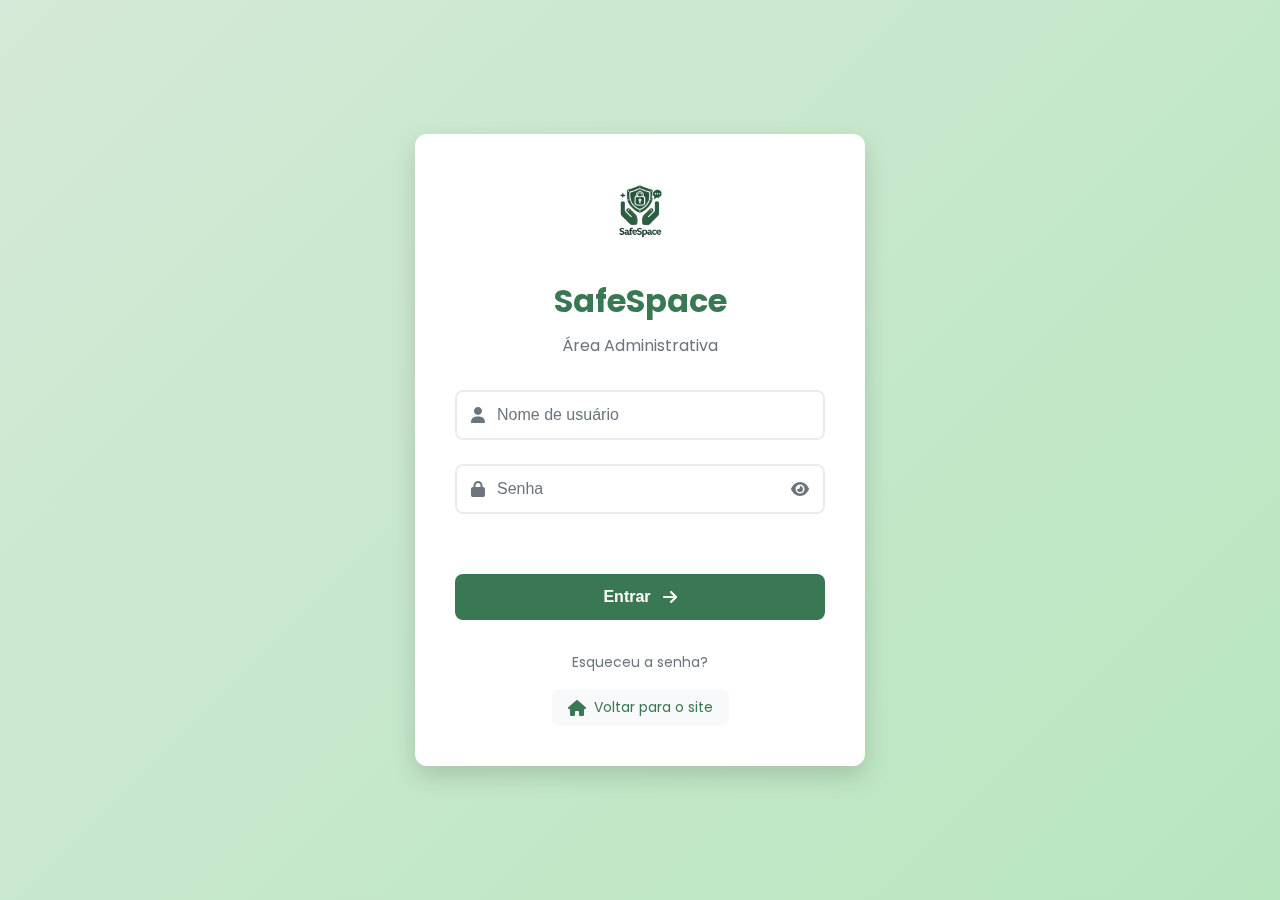
<file: views/admin-login.html>
<!DOCTYPE html>
<html lang="pt-br">

<head>
    <meta charset="UTF-8">
    <meta name="viewport" content="width=device-width, initial-scale=1.0">
    <title>SafeSpace - Login Administrativo</title>
    <link rel="icon" href="/images/logo-space.ico" type="image/x-icon">
    <link href="https://fonts.googleapis.com/css2?family=Poppins:wght@300;400;500;600;700&display=swap"
        rel="stylesheet">
    <link rel="stylesheet" href="https://cdnjs.cloudflare.com/ajax/libs/font-awesome/6.0.0-beta3/css/all.min.css">
    <link rel="stylesheet" href="/styles/admin-login.css">
</head>

<body>
    <div class="login-container">
        <div class="login-card">
            <div class="login-header">
                <img src="/images/logo-space-removebg.png" alt="SafeSpace Logo" class="logo">
                <h1>SafeSpace</h1>
                <p>Área Administrativa</p>
            </div>
            <form id="loginForm" class="login-form">
                <div class="input-group">
                    <i class="fas fa-user"></i>
                    <input type="text" id="username" placeholder="Nome de usuário" required>
                </div>
                <div class="input-group">
                    <i class="fas fa-lock"></i>
                    <input type="password" id="password" placeholder="Senha" required>
                    <i class="fas fa-eye toggle-password"></i>
                </div>
                <div class="error-message" id="errorMessage"></div>
                <button type="submit" class="login-button">
                    <span>Entrar</span>
                    <i class="fas fa-arrow-right"></i>
                </button>
            </form>
            <div class="login-footer">
                <a href="#" class="forgot-password">Esqueceu a senha?</a>
                <a href="/" class="back-home">
                    <i class="fas fa-home"></i>
                    Voltar para o site
                </a>
            </div>
        </div>
    </div>
    <script src="/scripts/admin-login.js"></script>
</body>

</html>
</file>
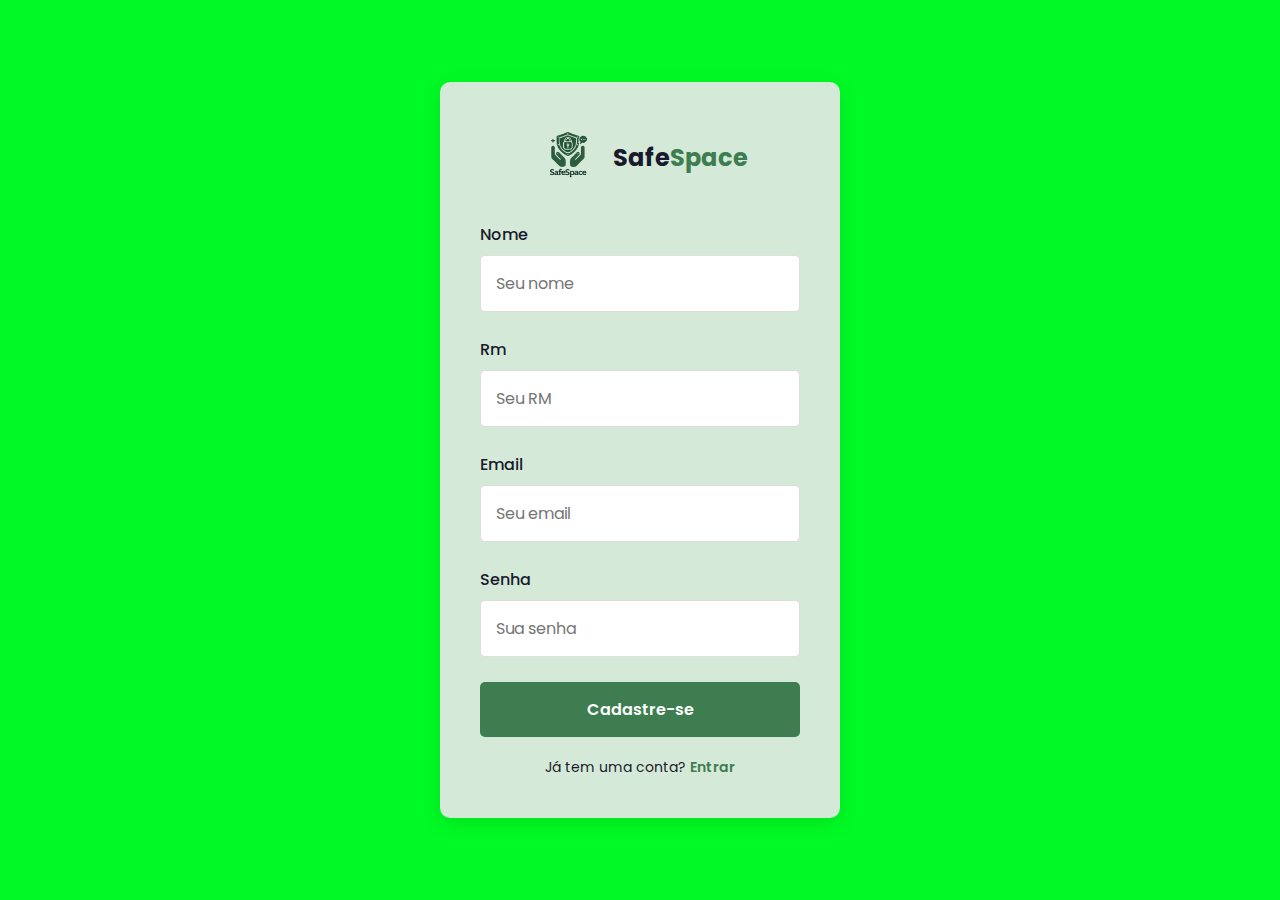
<file: views/cadastro.html>
<!DOCTYPE html>
<html lang="pt-BR">
<head>
    <meta charset="UTF-8">
    <meta name="viewport" content="width=device-width, initial-scale=1.0">
    <title>Login SS</title>
    <link rel="stylesheet" href="/styles/login.css">
    <link href="https://fonts.googleapis.com/css2?family=Poppins&display=swap" rel="stylesheet">
</head>
<body>
    <div class="login-container">
        <div class="logo">
            <img src="/images/logo-space-removebg.png" alt="Logo">
            <span>Safe<span class="green">Space</span></span>
        </div>
        <form id="loginForm">
            <div class="form-group">
                <label for="nome">Nome</label>
                <input type="text" id="nome" name="nome" placeholder="Seu nome" required>
            </div>
            <div class="form-group">
                <label for="rm">Rm</label>
                <input type="text" id="rm" name="rm" placeholder="Seu RM" required>
            </div>
            <div class="form-group">
                <label for="email">Email</label>
                <input type="email" id="email" name="email" placeholder="Seu email" required>
            </div>
            <div class="form-group">
                <label for="password">Senha</label>
                <input type="password" id="password" name="password" placeholder="Sua senha" required>
            </div>
          
            <button type="submit" class="login-btn">Cadastre-se</button>
            <div class="signup-link">
                Já tem uma conta? <a href="/views/Login.html">Entrar</a>
            </div>
        </form>
    </div>
    <script src="/scripts/cadastro.js"></script>
</body>
</html>
</file>
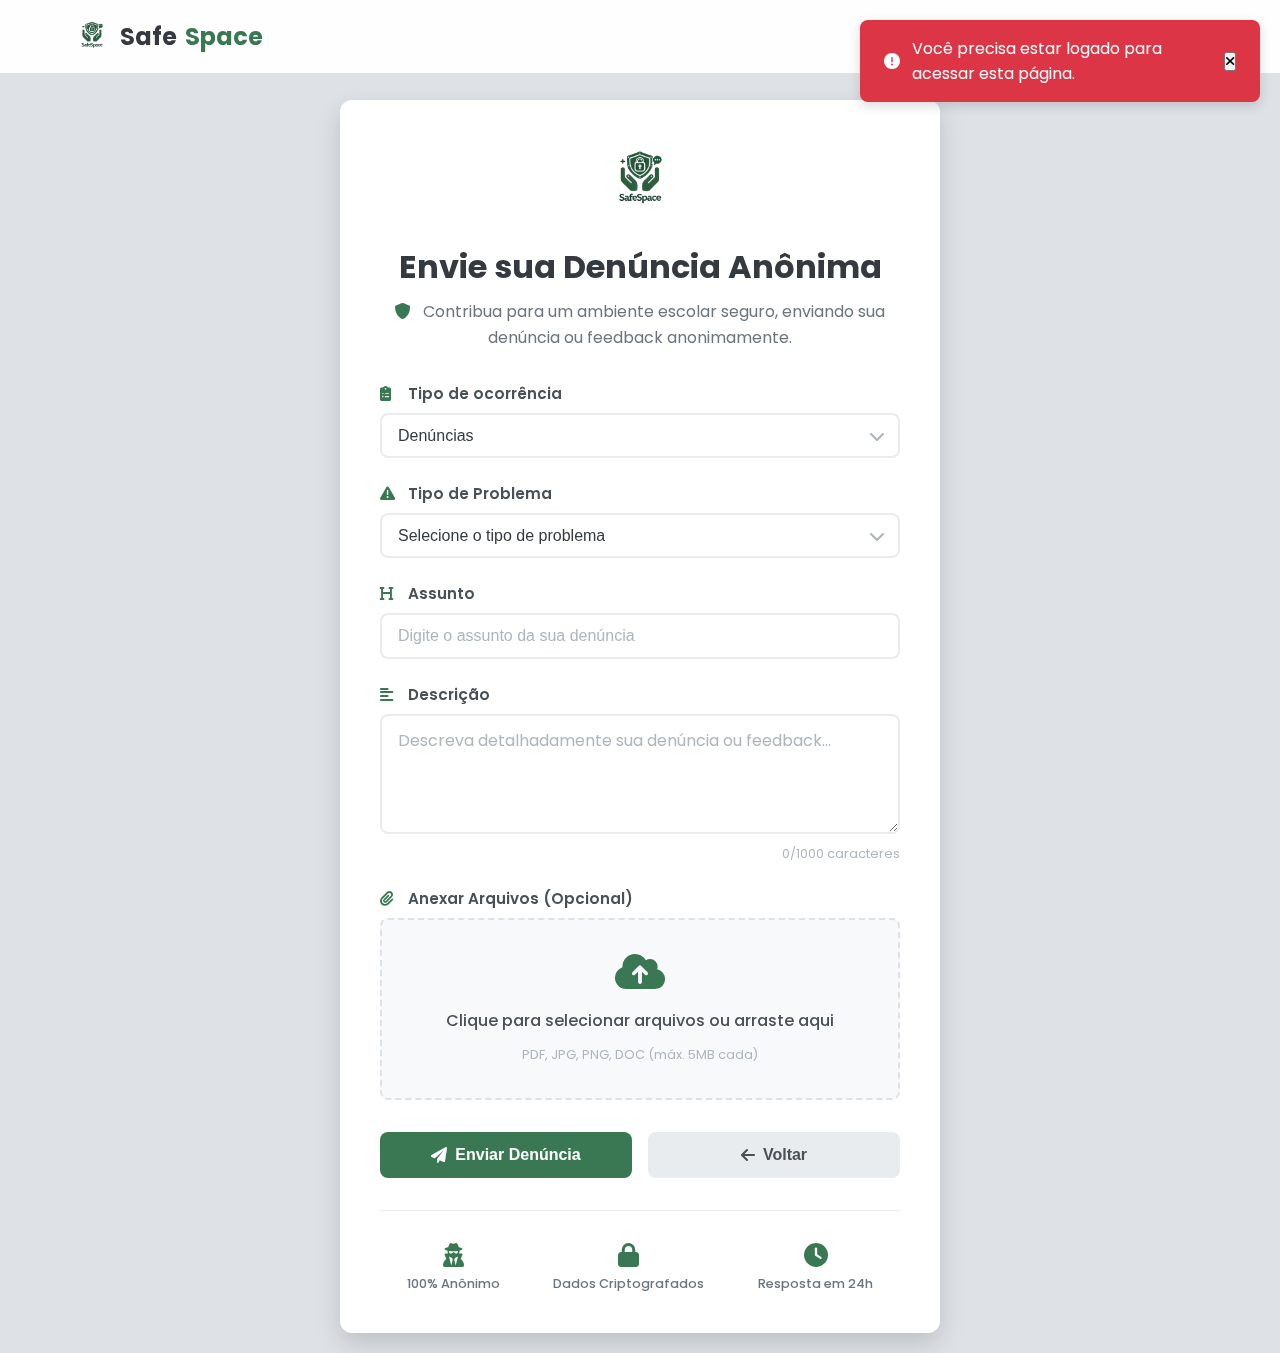
<file: views/form.html>
<!DOCTYPE html>
<html lang="pt-br">
<head>
    <link href="https://fonts.googleapis.com/css2?family=Poppins:ital,wght@0,100;0,200;0,300;0,400;0,500;0,600;0,700;0,800;0,900;1,100;1,200;1,300;1,400;1,500;1,600;1,700;1,800;1,900&display=swap" rel="stylesheet">
    <link rel="stylesheet" href="https://cdnjs.cloudflare.com/ajax/libs/font-awesome/6.0.0-beta3/css/all.min.css">
    <link rel="stylesheet" href="/styles/form.css">
    <meta charset="UTF-8">
    <meta name="viewport" content="width=device-width, initial-scale=1.0">
    <title>SafeSpace - Enviar Denúncia</title>
</head>
<body>
    <header>
        <nav>
          <a class="logo" href="../index.html"><img id="logoside" src="/images/logo-space-removebg.png" alt=""> Safe<span class="color-space">Space</span></a>
          <div class="mobile-menu">
            <div class="line1"></div>
            <div class="line2"></div>
            <div class="line3"></div>
          </div> <!--mobile-menu--> 
        </nav>
    </header> <!--header-->

    <div class="form-container">
        <div class="form-header">
            <img src="/images/logo-space-removebg.png" alt="SafeSpace Logo" class="form-logo">
            <h1 class="form-title">Envie sua Denúncia Anônima</h1>
            <p class="form-description">
                <i class="fas fa-shield-alt"></i>
                Contribua para um ambiente escolar seguro, enviando sua denúncia ou feedback anonimamente.
            </p>
        </div>

        <form id="denunciaForm" class="form-content" action="/api/denuncia" method="POST" enctype="multipart/form-data">
            <!-- Tipo de Denúncia -->
            <div class="form-group">
                <label for="tipoDenuncia">
                    <i class="fas fa-clipboard-list"></i>
                    Tipo de ocorrência
                </label>
                <div class="select-wrapper">
                    <select id="tipodenuncia" name="tipoDenuncia">
                        <option value="denuncia">Denúncias</option>
                        <option value="feedback">Feedback</option>
                    </select>
                    <i class="fas fa-chevron-down select-arrow"></i>
                </div>
            </div>

            <!-- Tipo de Problema -->
            <div class="form-group">
                <label for="tipoProblema">
                    <i class="fas fa-exclamation-triangle"></i>
                    Tipo de Problema
                </label>
                <div class="select-wrapper">
                    <select id="tipoproblema" name="tipoProblema">
                        <option value="">Selecione o tipo de problema</option>
                        <option value="bullying">Bullying</option>
                        <option value="assedio">Assédio</option>
                        <option value="violencia">Violência</option>
                        <option value="discriminacao">Discriminação</option>
                        <option value="outra">Outra</option>
                    </select>
                    <i class="fas fa-chevron-down select-arrow"></i>
                </div>
            </div>

            <!-- Assunto -->
            <div class="form-group">
                <label for="assunto">
                    <i class="fas fa-heading"></i>
                    Assunto
                </label>
                <input type="text" id="assunto" name="assunto" placeholder="Digite o assunto da sua denúncia">
            </div>

            <!-- Descrição -->
            <div class="form-group">
                <label for="descricao">
                    <i class="fas fa-align-left"></i>
                    Descrição
                </label>
                <textarea id="descricao" name="descricao" placeholder="Descreva detalhadamente sua denúncia ou feedback..."></textarea>
                <div class="char-counter">
                    <span id="charCount">0</span>/1000 caracteres
                </div>
            </div>

            <!-- Anexar Arquivos -->
            <div class="form-group">
                <label for="arquivo">
                    <i class="fas fa-paperclip"></i>
                    Anexar Arquivos (Opcional)
                </label>
                <div class="file-upload-area">
                    <input type="file" id="arquivo" name="arquivo" multiple>
                    <div class="file-upload-content">
                        <i class="fas fa-cloud-upload-alt"></i>
                        <p>Clique para selecionar arquivos ou arraste aqui</p>
                        <span class="file-types">PDF, JPG, PNG, DOC (máx. 5MB cada)</span>
                    </div>
                </div>
                <ul id="fileList" class="file-list"></ul>
            </div>

            <!-- Botão de Envio -->
            <div class="form-actions">
                <button type="submit" id="button_denuncia" class="form-button">
                    <i class="fas fa-paper-plane"></i>
                    Enviar Denúncia
                </button>
                <button type="button" class="form-button-secondary" onclick="window.location.href='../index.html'">
                    <i class="fas fa-arrow-left"></i>
                    Voltar
                </button>
            </div>
        </form>

        <!-- Informações de Segurança -->
        <div class="security-info">
            <div class="security-item">
                <i class="fas fa-user-secret"></i>
                <span>100% Anônimo</span>
            </div>
            <div class="security-item">
                <i class="fas fa-lock"></i>
                <span>Dados Criptografados</span>
            </div>
            <div class="security-item">
                <i class="fas fa-clock"></i>
                <span>Resposta em 24h</span>
            </div>
        </div>
    </div>

    <script src="/scripts/form.js"></script>
</body>
</html>
</file>
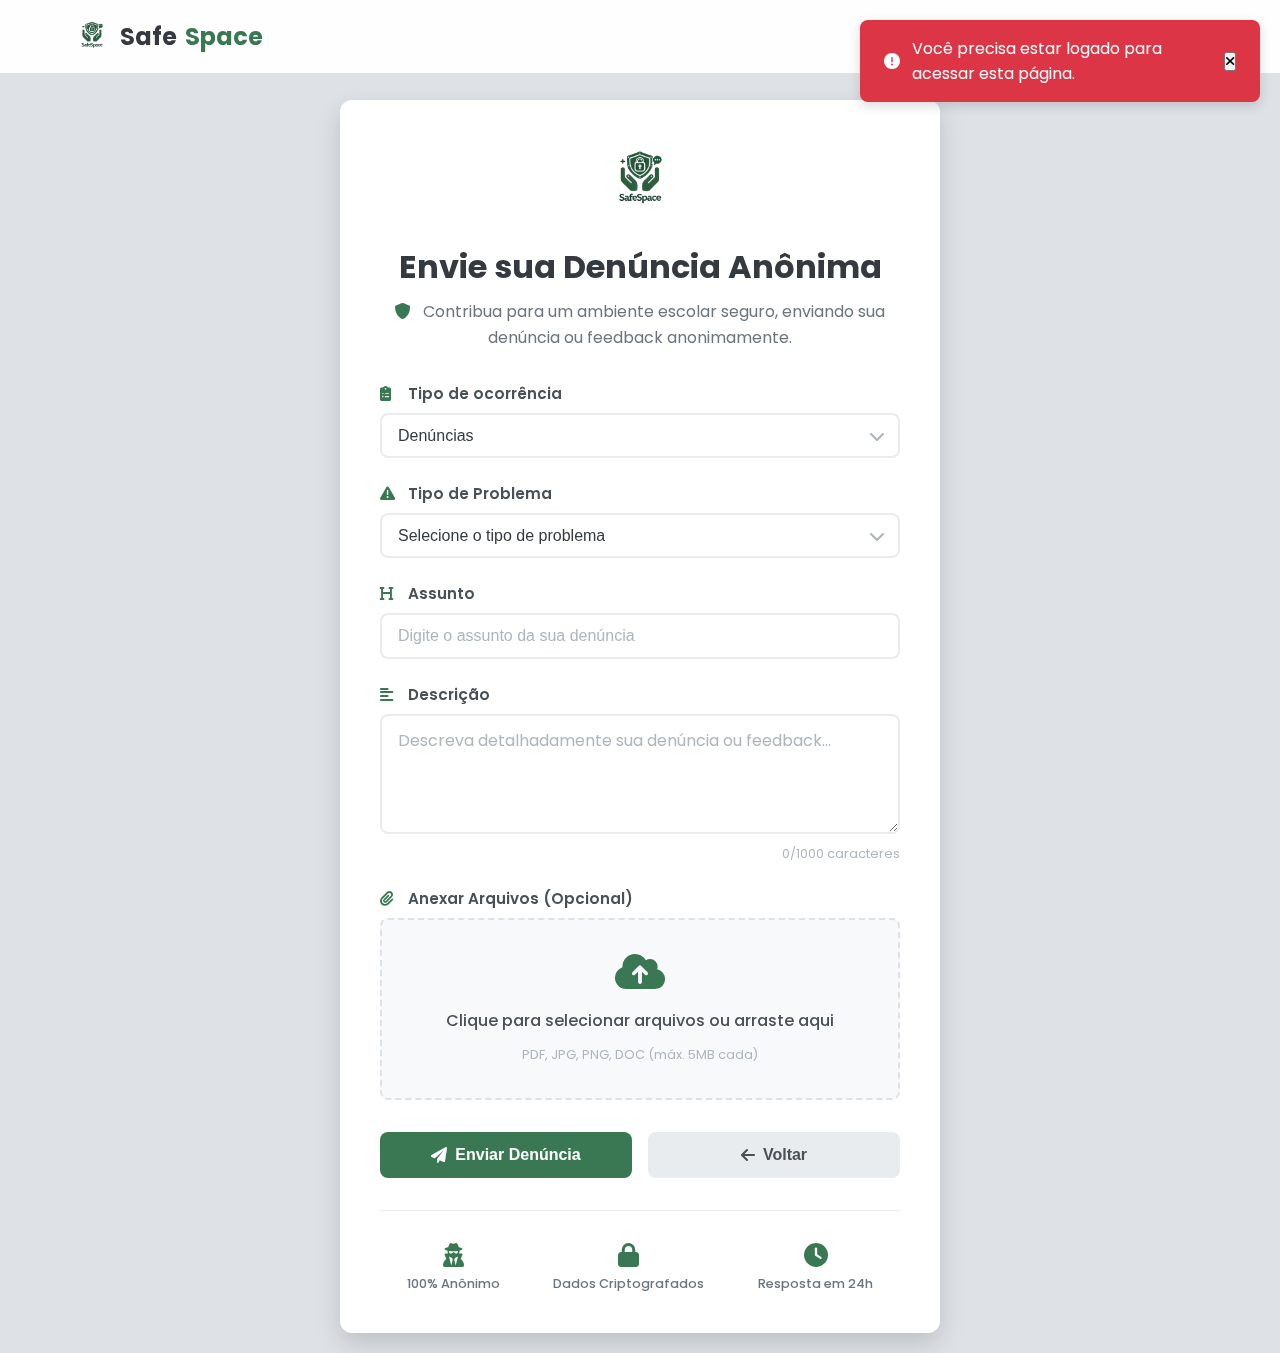
<file: views/formulario.html>
<!DOCTYPE html>
<html lang="pt-br">
<head>
    <link href="https://fonts.googleapis.com/css2?family=Poppins:ital,wght@0,100;0,200;0,300;0,400;0,500;0,600;0,700;0,800;0,900;1,100;1,200;1,300;1,400;1,500;1,600;1,700;1,800;1,900&display=swap" rel="stylesheet">
    <link rel="stylesheet" href="https://cdnjs.cloudflare.com/ajax/libs/font-awesome/6.0.0-beta3/css/all.min.css">
    <link rel="stylesheet" href="/styles/form.css">
    <meta charset="UTF-8">
    <meta name="viewport" content="width=device-width, initial-scale=1.0">
    <title>SafeSpace - Enviar Denúncia</title>
</head>
<body>
    <header>
        <nav>
          <a class="logo" href="../index.html"><img id="logoside" src="/images/logo-space-removebg.png" alt=""> Safe<span class="color-space">Space</span></a>
          <div class="mobile-menu">
            <div class="line1"></div>
            <div class="line2"></div>
            <div class="line3"></div>
          </div> <!--mobile-menu--> 
        </nav>
    </header> <!--header-->

    <div class="form-container">
        <div class="form-header">
            <img src="/images/logo-space-removebg.png" alt="SafeSpace Logo" class="form-logo">
            <h1 class="form-title">Envie sua Denúncia Anônima</h1>
            <p class="form-description">
                <i class="fas fa-shield-alt"></i>
                Contribua para um ambiente escolar seguro, enviando sua denúncia ou feedback anonimamente.
            </p>
        </div>

        <form id="denunciaForm" class="form-content" action="/api/denuncia" method="POST" enctype="multipart/form-data">
            <!-- Tipo de Denúncia -->
            <div class="form-group">
                <label for="tipoDenuncia">
                    <i class="fas fa-clipboard-list"></i>
                    Tipo de ocorrência
                </label>
                <div class="select-wrapper">
                    <select id="tipodenuncia" name="tipoDenuncia">
                        <option value="denuncia">Denúncias</option>
                        <option value="feedback">Feedback</option>
                    </select>
                    <i class="fas fa-chevron-down select-arrow"></i>
                </div>
            </div>

            <!-- Tipo de Problema -->
            <div class="form-group">
                <label for="tipoProblema">
                    <i class="fas fa-exclamation-triangle"></i>
                    Tipo de Problema
                </label>
                <div class="select-wrapper">
                    <select id="tipoproblema" name="tipoProblema">
                        <option value="">Selecione o tipo de problema</option>
                        <option value="bullying">Bullying</option>
                        <option value="assedio">Assédio</option>
                        <option value="violencia">Violência</option>
                        <option value="discriminacao">Discriminação</option>
                        <option value="outra">Outra</option>
                    </select>
                    <i class="fas fa-chevron-down select-arrow"></i>
                </div>
            </div>

            <!-- Assunto -->
            <div class="form-group">
                <label for="assunto">
                    <i class="fas fa-heading"></i>
                    Assunto
                </label>
                <input type="text" id="assunto" name="assunto" placeholder="Digite o assunto da sua denúncia">
            </div>

            <!-- Descrição -->
            <div class="form-group">
                <label for="descricao">
                    <i class="fas fa-align-left"></i>
                    Descrição
                </label>
                <textarea id="descricao" name="descricao" placeholder="Descreva detalhadamente sua denúncia ou feedback..."></textarea>
                <div class="char-counter">
                    <span id="charCount">0</span>/1000 caracteres
                </div>
            </div>

            <!-- Anexar Arquivos -->
            <div class="form-group">
                <label for="arquivo">
                    <i class="fas fa-paperclip"></i>
                    Anexar Arquivos (Opcional)
                </label>
                <div class="file-upload-area">
                    <input type="file" id="arquivo" name="arquivo" multiple>
                    <div class="file-upload-content">
                        <i class="fas fa-cloud-upload-alt"></i>
                        <p>Clique para selecionar arquivos ou arraste aqui</p>
                        <span class="file-types">PDF, JPG, PNG, DOC (máx. 5MB cada)</span>
                    </div>
                </div>
                <ul id="fileList" class="file-list"></ul>
            </div>

            <!-- Botão de Envio -->
            <div class="form-actions">
                <button type="submit" id="button_denuncia" class="form-button">
                    <i class="fas fa-paper-plane"></i>
                    Enviar Denúncia
                </button>
                <button type="button" class="form-button-secondary" onclick="window.location.href='../index.html'">
                    <i class="fas fa-arrow-left"></i>
                    Voltar
                </button>
            </div>
        </form>

        <!-- Informações de Segurança -->
        <div class="security-info">
            <div class="security-item">
                <i class="fas fa-user-secret"></i>
                <span>100% Anônimo</span>
            </div>
            <div class="security-item">
                <i class="fas fa-lock"></i>
                <span>Dados Criptografados</span>
            </div>
            <div class="security-item">
                <i class="fas fa-clock"></i>
                <span>Resposta em 24h</span>
            </div>
        </div>
    </div>

    <script src="/scripts/form.js"></script>
    <script src="/scripts/logout.js"></script>
</body>
</html>
</file>
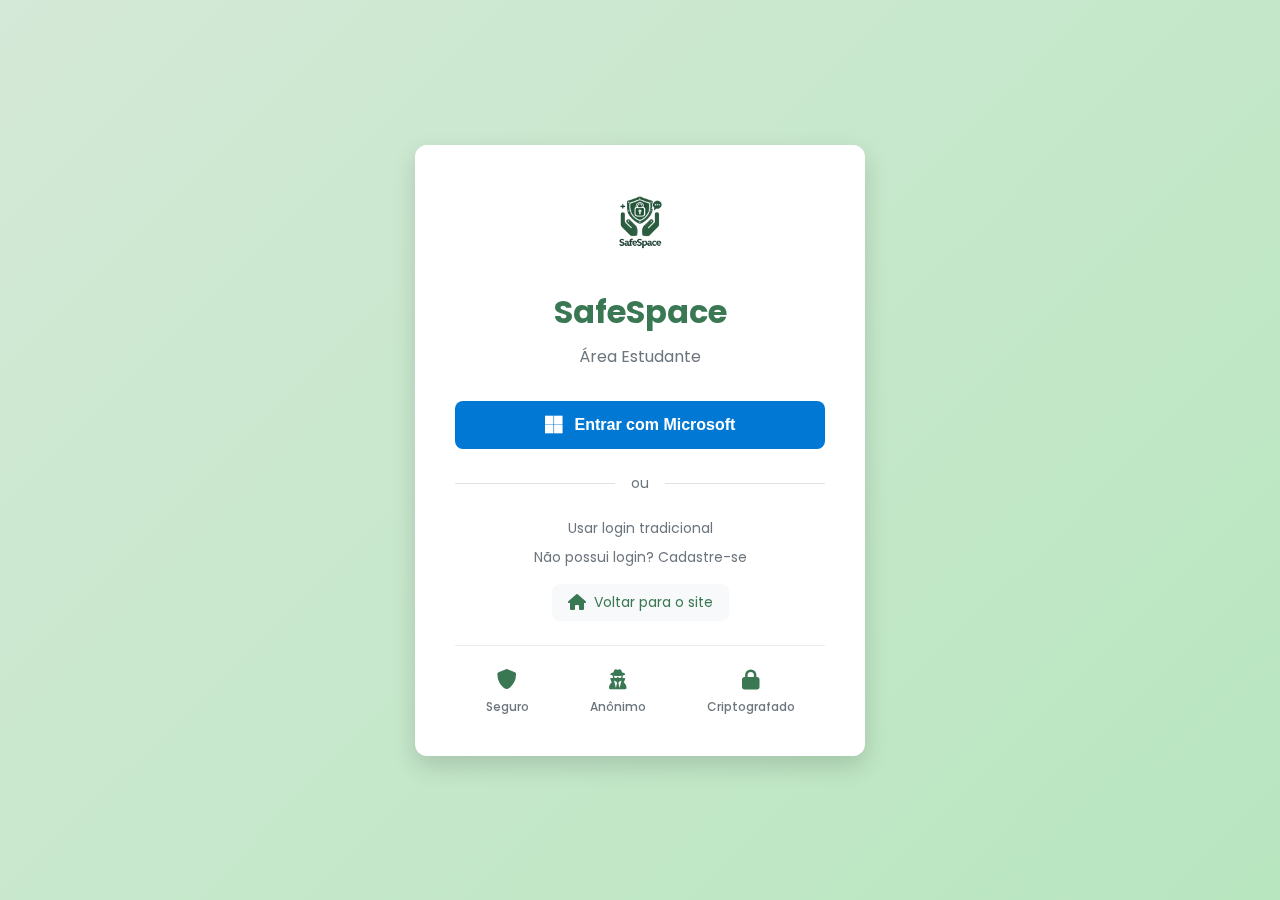
<file: views/Login.html>
<!DOCTYPE html>
<html lang="pt-br">

<head>
    <meta charset="UTF-8">
    <meta name="viewport" content="width=device-width, initial-scale=1.0">
    <title>SafeSpace - Login Estudante</title>
    <link rel="icon" href="/images/logo-space.ico" type="image/x-icon">
    <link href="https://fonts.googleapis.com/css2?family=Poppins:wght@300;400;500;600;700&display=swap"
        rel="stylesheet">
    <link rel="stylesheet" href="https://cdnjs.cloudflare.com/ajax/libs/font-awesome/6.0.0-beta3/css/all.min.css">
    <link rel="stylesheet" href="/styles/admin-login.css">
</head>

<body>
    <div class="login-container">
        <div class="login-card">
            <div class="login-header">
                <img src="/images/logo-space-removebg.png" alt="SafeSpace Logo" class="logo">
                <h1>SafeSpace</h1>
                <p>Área Estudante</p>
            </div>
            
            <!-- Botão Microsoft (Principal) -->
            <button id="microsoftLogin" class="microsoft-button">
                <i class="fab fa-microsoft"></i>
                <span>Entrar com Microsoft</span>
            </button>
            
            <!-- Divisor -->
            <div class="divider">
                <span>ou</span>
            </div>
            
            <!-- Formulário de login tradicional (Oculto por padrão) -->
            <form id="loginForm" class="login-form" style="display: none;">
                <div class="input-group">
                    <i class="fas fa-envelope"></i>
                    <input type="email" id="email" placeholder="Email" required>
                </div>
                <div class="input-group">
                    <i class="fas fa-lock"></i>
                    <input type="password" id="password" placeholder="Senha" required>
                    <i class="fas fa-eye toggle-password"></i>
                </div>
                <div class="error-message" id="errorMessage"></div>
                <button type="submit" class="login-button">
                    <span>Entrar</span>
                    <i class="fas fa-arrow-right"></i>
                </button>
            </form>
            
            <div class="login-footer">
                <div class="login-links">
                    <a href="#" id="toggleLoginForm" class="forgot-password">Usar login tradicional</a>
                    <a href="/views/register.html" class="register-link">Não possui login? Cadastre-se</a>
                </div>
                <a href="/" class="back-home">
                    <i class="fas fa-home"></i>
                    Voltar para o site
                </a>
            </div>
            
            <!-- Informações de Segurança -->
            <div class="security-info">
                <div class="security-item">
                    <i class="fas fa-shield-alt"></i>
                    <span>Seguro</span>
                </div>
                <div class="security-item">
                    <i class="fas fa-user-secret"></i>
                    <span>Anônimo</span>
                </div>
                <div class="security-item">
                    <i class="fas fa-lock"></i>
                    <span>Criptografado</span>
                </div>
            </div>
        </div>
    </div>
    
    <script src="/scripts/login.js"></script>
</body>

</html>
</file>
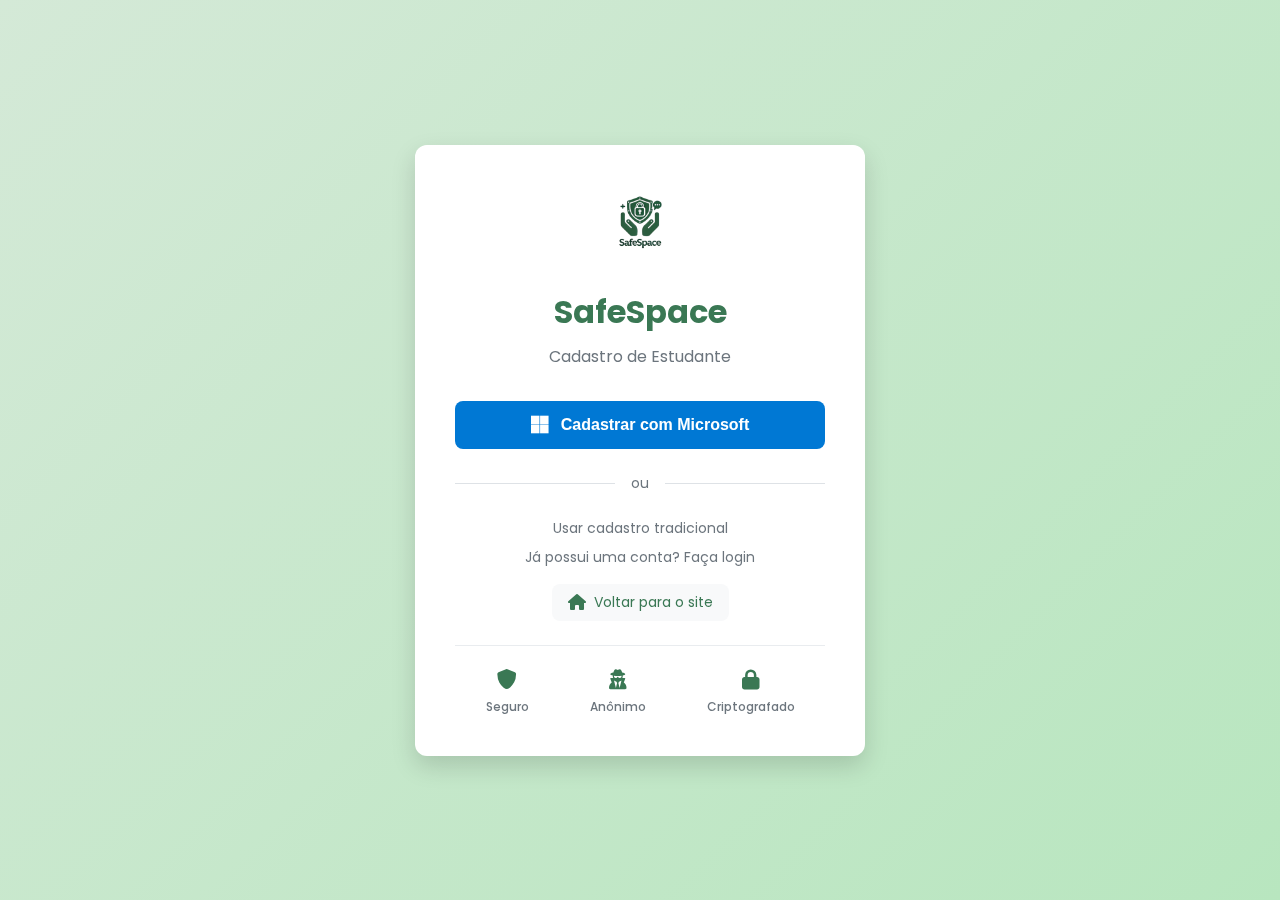
<file: views/register.html>
<!DOCTYPE html>
<html lang="pt-br">

<head>
    <meta charset="UTF-8">
    <meta name="viewport" content="width=device-width, initial-scale=1.0">
    <title>SafeSpace - Cadastro de Estudante</title>
    <link rel="icon" href="/images/logo-space.ico" type="image/x-icon">
    <link href="https://fonts.googleapis.com/css2?family=Poppins:wght@300;400;500;600;700&display=swap"
        rel="stylesheet">
    <link rel="stylesheet" href="https://cdnjs.cloudflare.com/ajax/libs/font-awesome/6.0.0-beta3/css/all.min.css">
    <link rel="stylesheet" href="/styles/admin-login.css">
</head>

<body>
    <div class="login-container">
        <div class="login-card">
            <div class="login-header">
                <img src="/images/logo-space-removebg.png" alt="SafeSpace Logo" class="logo">
                <h1>SafeSpace</h1>
                <p>Cadastro de Estudante</p>
            </div>
            
            <!-- Botão Microsoft (Principal) -->
            <button id="microsoftRegister" class="microsoft-button">
                <i class="fab fa-microsoft"></i>
                <span>Cadastrar com Microsoft</span>
            </button>
            
            <!-- Divisor -->
            <div class="divider">
                <span>ou</span>
            </div>
            
            <!-- Formulário de cadastro tradicional (Oculto por padrão) -->
            <form id="registerForm" class="login-form" style="display: none;">
                <div class="input-group">
                    <i class="fas fa-user"></i>
                    <input type="text" id="nome" placeholder="Nome Completo" required>
                </div>
                <div class="input-group">
                    <i class="fas fa-envelope"></i>
                    <input type="email" id="email" placeholder="Email" required>
                </div>
                <div class="input-group">
                    <i class="fas fa-id-card"></i>
                    <input type="text" id="rm" placeholder="Matrícula" required>
                </div>
                <div class="input-group">
                    <i class="fas fa-lock"></i>
                    <input type="password" id="password" placeholder="Senha" required>
                    <i class="fas fa-eye toggle-password"></i>
                </div>
                <div class="error-message" id="errorMessage"></div>
                <button type="submit" class="login-button">
                    <span>Cadastrar</span>
                    <i class="fas fa-arrow-right"></i>
                </button>
            </form>
            
            <div class="login-footer">
                <div class="login-links">
                    <a href="#" id="toggleRegisterForm" class="forgot-password">Usar cadastro tradicional</a>
                    <a href="/views/Login.html" class="register-link">Já possui uma conta? Faça login</a>
                </div>
                <a href="/" class="back-home">
                    <i class="fas fa-home"></i>
                    Voltar para o site
                </a>
            </div>
            
            <!-- Informações de Segurança -->
            <div class="security-info">
                <div class="security-item">
                    <i class="fas fa-shield-alt"></i>
                    <span>Seguro</span>
                </div>
                <div class="security-item">
                    <i class="fas fa-user-secret"></i>
                    <span>Anônimo</span>
                </div>
                <div class="security-item">
                    <i class="fas fa-lock"></i>
                    <span>Criptografado</span>
                </div>
            </div>
        </div>
    </div>

    <script src="/scripts/cadastro.js"></script>
</body>

</html>
</file>
<file: styles/login.css>
:root { 
    --primary-green: #3e7d4f;
    --light-green: #d4e9d7;
    --dark-text: #1a1a2e;
    --light-text: #ffffff;
    --background: #ffffff;
}

* {
    margin: 0;
    padding: 0;
    box-sizing: border-box;
    font-family: 'Poppins', sans-serif;
}

body {
    background-color: #00fa25;
    display: flex;
    justify-content: center;
    align-items: center;
    min-height: 100vh;
    padding: 20px;
}

.login-container {
    width: 100%;
    max-width: 400px;
    background-color: #d4e9d7;
    border-radius: 10px;
    box-shadow: 0 5px 20px rgba(0,0,0,0.1);
    padding: 40px;
    position: relative;
}

.logo {
    display: flex;
    align-items: center;
    justify-content: center;
    margin-bottom: 30px;
}

.logo img {
    height: 70px;
    margin-right: 10px;
}

.logo span {
    font-size: 24px;
    font-weight: bold;
    color: var(--dark-text);
}

.logo span .green {
    color: var(--primary-green);
}

.form-group {
    margin-bottom: 25px;
}

.form-group label {
    display: block;
    margin-bottom: 8px;
    font-weight: 500;
    color: var(--dark-text);
}

.form-group input {
    width: 100%;
    padding: 15px;
    border: 1px solid #ddd;
    border-radius: 5px;
    font-size: 16px;
    transition: border-color 0.3s ease;
}

.form-group input:focus {
    outline: none;
    border-color: var(--primary-green);
}

.forgot-password {
    text-align: right;
    margin-bottom: 30px;
}

.forgot-password a {
    color: var(--primary-green);
    text-decoration: none;
    font-size: 14px;
}

.login-btn {
    display: block;
    width: 100%;
    padding: 15px;
    background-color: var(--primary-green);
    color: var(--light-text);
    border: none;
    border-radius: 5px;
    font-size: 16px;
    font-weight: 600;
    cursor: pointer;
    transition: background-color 0.3s ease;
}

.login-btn:hover {
    background-color: #2c5c3a;
}

.signup-link {
    margin-top: 20px;
    text-align: center;
    font-size: 14px;
    color: var(--dark-text);
}

.signup-link a {
    color: var(--primary-green);
    text-decoration: none;
    font-weight: 600;
}
</file>
<file: styles/admin-login.css>
/* Reset e variáveis CSS */
:root {
    --primary-color: #3A7854;
    --primary-hover: #2d5f42;
    --secondary-color: #6c757d;
    --success-color: #28a745;
    --danger-color: #dc3545;
    --warning-color: #ffc107;
    --info-color: #17a2b8;
    --light-color: #f8f9fa;
    --dark-color: #343a40;
    --white: #ffffff;
    --gray-100: #f8f9fa;
    --gray-200: #e9ecef;
    --gray-300: #dee2e6;
    --gray-400: #ced4da;
    --gray-500: #adb5bd;
    --gray-600: #6c757d;
    --gray-700: #495057;
    --gray-800: #343a40;
    --gray-900: #212529;
    --border-radius: 12px;
    --border-radius-sm: 8px;
    --box-shadow: 0 4px 6px rgba(0, 0, 0, 0.1);
    --box-shadow-lg: 0 10px 25px rgba(0, 0, 0, 0.15);
    --transition: all 0.3s ease;
    --microsoft-blue: #0078d4;
    --microsoft-blue-hover: #106ebe;
}

* {
    margin: 0;
    padding: 0;
    box-sizing: border-box;
}

body {
    font-family: 'Poppins', sans-serif;
    background: linear-gradient(135deg, #d4e9d7 0%, #b8e6bf 100%);
    min-height: 100vh;
    display: flex;
    align-items: center;
    justify-content: center;
    padding: 20px;
    position: relative;
}

body::before {
    content: '';
    position: fixed;
    top: 0;
    left: 0;
    width: 100%;
    height: 100%;
    background: url('data:image/svg+xml,<svg xmlns="http://www.w3.org/2000/svg" viewBox="0 0 100 100"><defs><pattern id="grain" width="100" height="100" patternUnits="userSpaceOnUse"><circle cx="50" cy="50" r="1" fill="%23ffffff" opacity="0.1"/></pattern></defs><rect width="100" height="100" fill="url(%23grain)"/></svg>');
    pointer-events: none;
    z-index: -1;
}

/* Container principal */
.login-container {
    width: 100%;
    max-width: 450px;
    animation: fadeInUp 0.6s ease;
}

.login-card {
    background: var(--white);
    border-radius: var(--border-radius);
    box-shadow: var(--box-shadow-lg);
    padding: 2.5rem;
    position: relative;
    overflow: hidden;
}

.login-card::before {
    content: '';
    position: absolute;
    top: 0;
    left: 0;
    right: 0;
    height: 4px;
}

/* Header */
.login-header {
    text-align: center;
    margin-bottom: 2rem;
}

.login-header .logo {
    width: 80px;
    height: auto;
    margin-bottom: 1rem;
    animation: fadeInDown 0.6s ease;
}

.login-header h1 {
    font-size: 2rem;
    font-weight: 700;
    color: var(--primary-color);
    margin-bottom: 0.5rem;
    animation: fadeInUp 0.6s ease 0.1s both;
}

.login-header p {
    color: var(--gray-600);
    font-size: 1rem;
    animation: fadeInUp 0.6s ease 0.2s both;
}

/* Formulário */
.login-form {
    margin-bottom: 2rem;
}

.input-group {
    position: relative;
    margin-bottom: 1.5rem;
    animation: fadeInUp 0.6s ease both;
}

.input-group:nth-child(1) { animation-delay: 0.3s; }
.input-group:nth-child(2) { animation-delay: 0.4s; }
.input-group:nth-child(3) { animation-delay: 0.5s; }
.input-group:nth-child(4) { animation-delay: 0.6s; }

.input-group i:not(.toggle-password) {
    position: absolute;
    left: 1rem;
    top: 50%;
    transform: translateY(-50%);
    color: var(--gray-600);
    font-size: 1rem;
    transition: var(--transition);
}

.input-group .toggle-password {
    position: absolute;
    right: 1rem;
    top: 50%;
    transform: translateY(-50%);
    color: var(--gray-600);
    cursor: pointer;
    font-size: 1rem;
    transition: var(--transition);
}

.input-group .toggle-password:hover {
    color: var(--primary-color);
}

.input-group input {
    width: 100%;
    padding: 0.875rem 1rem 0.875rem 2.5rem;
    border: 2px solid var(--gray-200);
    border-radius: var(--border-radius-sm);
    font-size: 1rem;
    transition: var(--transition);
    background: var(--white);
    color: var(--gray-600);
}

.input-group input:focus {
    outline: none;
    border-color: var(--primary-color);
    box-shadow: 0 0 0 3px rgba(58, 120, 84, 0.1);
    transform: translateY(-1px);
}

.input-group input:focus + i:not(.toggle-password) {
    color: var(--primary-color);
}

.input-group input::placeholder {
    color: var(--gray-600);
}

/* Mensagens de erro */
.error-message {
    color: var(--danger-color);
    font-size: 0.875rem;
    margin-bottom: 1rem;
    text-align: center;
    min-height: 1.25rem;
    animation: fadeInUp 0.6s ease 0.7s both;
}

/* Botão Microsoft */
.microsoft-button {
    width: 100%;
    padding: 0.875rem 1.5rem;
    background: var(--microsoft-blue);
    color: var(--white);
    border: none;
    border-radius: var(--border-radius-sm);
    font-size: 1rem;
    font-weight: 600;
    cursor: pointer;
    display: flex;
    align-items: center;
    justify-content: center;
    gap: 0.75rem;
    transition: var(--transition);
    margin-bottom: 1rem;
    animation: fadeInUp 0.6s ease 0.8s both;
}

.microsoft-button:hover {
    background: var(--microsoft-blue-hover);
    transform: translateY(-2px);
    box-shadow: var(--box-shadow);
}

.microsoft-button i {
    font-size: 1.25rem;
}

/* Botão de login tradicional (oculto por padrão) */
.login-button {
    width: 100%;
    padding: 0.875rem 1.5rem;
    background: var(--primary-color);
    color: var(--white);
    border: none;
    border-radius: var(--border-radius-sm);
    font-size: 1rem;
    font-weight: 600;
    cursor: pointer;
    display: flex;
    align-items: center;
    justify-content: center;
    gap: 0.75rem;
    transition: var(--transition);
    margin-bottom: 1rem;
    animation: fadeInUp 0.6s ease 0.8s both;
}

.login-button:hover {
    background: var(--primary-hover);
    transform: translateY(-2px);
    box-shadow: var(--box-shadow);
}

.login-button i {
    font-size: 1rem;
}

/* Divisor */
.divider {
    display: flex;
    align-items: center;
    margin: 1.5rem 0;
    animation: fadeInUp 0.6s ease 0.9s both;
}

.divider::before,
.divider::after {
    content: '';
    flex: 1;
    height: 1px;
    background: var(--gray-300);
}

.divider span {
    padding: 0 1rem;
    color: var(--gray-600);
    font-size: 0.875rem;
    background: var(--white);
}

/* Footer */
.login-footer {
    display: flex;
    flex-direction: column;
    align-items: center;
    gap: 1rem;
    animation: fadeInUp 0.6s ease 1s both;
}

.login-links {
    display: flex;
    flex-direction: column;
    align-items: center;
    gap: 0.5rem;
}

.forgot-password,
.register-link {
    color: var(--gray-600);
    text-decoration: none;
    font-size: 0.875rem;
    transition: var(--transition);
}

.forgot-password:hover,
.register-link:hover {
    color: var(--primary-color);
    transform: translateY(-1px);
}

.back-home {
    color: var(--primary-color);
    text-decoration: none;
    font-size: 0.875rem;
    display: flex;
    align-items: center;
    gap: 0.5rem;
    transition: var(--transition);
    padding: 0.5rem 1rem;
    border-radius: var(--border-radius-sm);
    background: var(--gray-100);
}

.back-home:hover {
    background: var(--gray-200);
    transform: translateX(-5px);
}

.back-home i {
    font-size: 1rem;
}

/* Informações de segurança */
.security-info {
    display: flex;
    justify-content: space-around;
    margin-top: 1.5rem;
    padding-top: 1.5rem;
    border-top: 1px solid var(--gray-200);
    animation: fadeInUp 0.6s ease 1.1s both;
}

.security-item {
    display: flex;
    flex-direction: column;
    align-items: center;
    text-align: center;
    gap: 0.5rem;
}

.security-item i {
    font-size: 1.25rem;
    color: var(--primary-color);
}

.security-item span {
    font-size: 0.75rem;
    color: var(--gray-600);
    font-weight: 500;
}

/* Animações */
@keyframes fadeInDown {
    from {
        opacity: 0;
        transform: translateY(-30px);
    }
    to {
        opacity: 1;
        transform: translateY(0);
    }
}

@keyframes fadeInUp {
    from {
        opacity: 0;
        transform: translateY(30px);
    }
    to {
        opacity: 1;
        transform: translateY(0);
    }
}

/* Estados de loading */
.login-button.loading,
.microsoft-button.loading {
    position: relative;
    color: transparent;
}

.login-button.loading::after,
.microsoft-button.loading::after {
    content: '';
    position: absolute;
    width: 20px;
    height: 20px;
    border: 2px solid transparent;
    border-top: 2px solid var(--white);
    border-radius: 50%;
    animation: spin 1s linear infinite;
}

@keyframes spin {
    0% { transform: rotate(0deg); }
    100% { transform: rotate(360deg); }
}

/* Responsividade */
@media (max-width: 768px) {
    .login-container {
        max-width: 400px;
    }
    
    .login-card {
        padding: 2rem;
    }
    
    .login-header h1 {
        font-size: 1.75rem;
    }
    
    .security-info {
        flex-direction: column;
        gap: 1rem;
    }
    
    .security-item {
        flex-direction: row;
        gap: 0.75rem;
    }
}

@media (max-width: 480px) {
    body {
        padding: 10px;
    }
    
    .login-card {
        padding: 1.5rem;
    }
    
    .login-header .logo {
        width: 60px;
    }
    
    .login-header h1 {
        font-size: 1.5rem;
    }
    
    .login-links {
        flex-direction: column;
        gap: 0.75rem;
    }
}

/* Modo escuro desabilitado para manter identidade visual verde */
</file>
<file: styles/form.css>
/* Reset e variáveis CSS */
:root {
    --primary-color: #3A7854;
    --primary-hover: #2d5f42;
    --secondary-color: #6c757d;
    --success-color: #28a745;
    --danger-color: #dc3545;
    --warning-color: #ffc107;
    --info-color: #17a2b8;
    --light-color: #f8f9fa;
    --dark-color: #343a40;
    --white: #ffffff;
    --gray-100: #f8f9fa;
    --gray-200: #e9ecef;
    --gray-300: #dee2e6;
    --gray-400: #ced4da;
    --gray-500: #adb5bd;
    --gray-600: #6c757d;
    --gray-700: #495057;
    --gray-800: #343a40;
    --gray-900: #212529;
    --border-radius: 12px;
    --border-radius-sm: 8px;
    --box-shadow: 0 4px 6px rgba(0, 0, 0, 0.1);
    --box-shadow-lg: 0 10px 25px rgba(0, 0, 0, 0.15);
    --transition: all 0.3s ease;
}

* {
    margin: 0;
    padding: 0;
    box-sizing: border-box;
}

body {
    font-family: 'Poppins', sans-serif;
    background: var(--gray-300);
    min-height: 100vh;
    display: flex;
    align-items: center;
    justify-content: center;
    padding: 20px;
    position: relative;
}

body::before {
    content: '';
    position: fixed;
    top: 0;
    left: 0;
    width: 100%;
    height: 100%;
    background: url('data:image/svg+xml,<svg xmlns="http://www.w3.org/2000/svg" viewBox="0 0 100 100"><defs><pattern id="grain" width="100" height="100" patternUnits="userSpaceOnUse"><circle cx="50" cy="50" r="1" fill="%23ffffff" opacity="0.1"/></pattern></defs><rect width="100" height="100" fill="url(%23grain)"/></svg>');
    pointer-events: none;
    z-index: -1;
}

/* Header */
header {
    position: fixed;
    top: 0;
    left: 0;
    width: 100%;
    z-index: 1000;
    background: rgba(255, 255, 255, 0.95);
    backdrop-filter: blur(10px);
    border-bottom: 1px solid rgba(255, 255, 255, 0.2);
}

nav {
    display: flex;
    justify-content: space-between;
    align-items: center;
    padding: 1rem 2rem;
    max-width: 1200px;
    margin: 0 auto;
}

.logo {
    font-size: 1.5rem;
    font-weight: 700;
    color: var(--gray-800);
    text-decoration: none;
    display: flex;
    align-items: center;
    gap: 0.5rem;
    transition: var(--transition);
}

.logo:hover {
    color: var(--primary-color);
    transform: translateY(-2px);
}

#logoside {
    width: 40px;
    height: auto;
}

.color-space {
    color: var(--primary-color);
}

/* Container principal */
.form-container {
    background: var(--white);
    border-radius: var(--border-radius);
    box-shadow: var(--box-shadow-lg);
    padding: 2.5rem;
    width: 100%;
    max-width: 600px;
    margin-top: 80px;
    position: relative;
    overflow: hidden;
}

.form-container::before {
    content: '';
    position: absolute;
    top: 0;
    left: 0;
    right: 0;
    height: 4px;
}

/* Header do formulário */
.form-header {
    text-align: center;
    margin-bottom: 2rem;
}

.form-logo {
    width: 80px;
    height: auto;
    margin-bottom: 1rem;
    animation: fadeInDown 0.6s ease;
}

.form-title {
    font-size: 2rem;
    font-weight: 700;
    color: var(--gray-800);
    margin-bottom: 0.5rem;
    animation: fadeInUp 0.6s ease 0.1s both;
}

.form-description {
    color: var(--gray-600);
    font-size: 1rem;
    line-height: 1.6;
    animation: fadeInUp 0.6s ease 0.2s both;
}

.form-description i {
    color: var(--primary-color);
    margin-right: 0.5rem;
}

/* Grupos de formulário */
.form-group {
    margin-bottom: 1.5rem;
    animation: fadeInUp 0.6s ease both;
}

.form-group:nth-child(1) { animation-delay: 0.3s; }
.form-group:nth-child(2) { animation-delay: 0.4s; }
.form-group:nth-child(3) { animation-delay: 0.5s; }
.form-group:nth-child(4) { animation-delay: 0.6s; }
.form-group:nth-child(5) { animation-delay: 0.7s; }

.form-group label {
    display: block;
    margin-bottom: 0.5rem;
    font-weight: 600;
    color: var(--gray-700);
    font-size: 0.95rem;
}

.form-group label i {
    color: var(--primary-color);
    margin-right: 0.5rem;
    width: 16px;
}

/* Inputs e textareas */
.form-group input,
.form-group textarea {
    width: 100%;
    padding: 0.75rem 1rem;
    border: 2px solid var(--gray-200);
    border-radius: var(--border-radius-sm);
    font-size: 1rem;
    transition: var(--transition);
    background: var(--white);
    color: var(--gray-800);
}

.form-group input:focus,
.form-group textarea:focus {
    outline: none;
    border-color: var(--primary-color);
    box-shadow: 0 0 0 3px rgba(58, 120, 84, 0.1);
    transform: translateY(-1px);
}

.form-group input::placeholder,
.form-group textarea::placeholder {
    color: var(--gray-500);
}

.form-group textarea {
    min-height: 120px;
    resize: vertical;
    font-family: inherit;
}

/* Select wrapper */
.select-wrapper {
    position: relative;
}

.select-wrapper select {
    width: 100%;
    padding: 0.75rem 1rem;
    border: 2px solid var(--gray-200);
    border-radius: var(--border-radius-sm);
    font-size: 1rem;
    background: var(--white);
    color: var(--gray-800);
    appearance: none;
    cursor: pointer;
    transition: var(--transition);
}

.select-wrapper select:focus {
    outline: none;
    border-color: var(--primary-color);
    box-shadow: 0 0 0 3px rgba(58, 120, 84, 0.1);
}

.select-arrow {
    position: absolute;
    right: 1rem;
    top: 50%;
    transform: translateY(-50%);
    color: var(--gray-500);
    pointer-events: none;
    transition: var(--transition);
}

.select-wrapper:focus-within .select-arrow {
    transform: translateY(-50%) rotate(180deg);
    color: var(--primary-color);
}

/* Contador de caracteres */
.char-counter {
    text-align: right;
    font-size: 0.8rem;
    color: var(--gray-500);
    margin-top: 0.25rem;
}

/* Área de upload de arquivos */
.file-upload-area {
    position: relative;
    border: 2px dashed var(--gray-300);
    border-radius: var(--border-radius-sm);
    padding: 2rem;
    text-align: center;
    transition: var(--transition);
    cursor: pointer;
    background: var(--gray-100);
}

.file-upload-area:hover {
    border-color: var(--primary-color);
    background: rgba(58, 120, 84, 0.05);
}

.file-upload-area.dragover {
    border-color: var(--primary-color);
    background: rgba(58, 120, 84, 0.1);
    transform: scale(1.02);
}

.file-upload-area input[type="file"] {
    position: absolute;
    top: 0;
    left: 0;
    width: 100%;
    height: 100%;
    opacity: 0;
    cursor: pointer;
}

.file-upload-content {
    pointer-events: none;
}

.file-upload-content i {
    font-size: 2.5rem;
    color: var(--primary-color);
    margin-bottom: 1rem;
}

.file-upload-content p {
    font-size: 1rem;
    color: var(--gray-700);
    margin-bottom: 0.5rem;
    font-weight: 500;
}

.file-types {
    font-size: 0.8rem;
    color: var(--gray-500);
}

/* Lista de arquivos */
.file-list {
    list-style: none;
    margin-top: 1rem;
}

.file-list li {
    background: var(--gray-100);
    border: 1px solid var(--gray-200);
    border-radius: var(--border-radius-sm);
    padding: 0.75rem;
    margin-bottom: 0.5rem;
    display: flex;
    align-items: center;
    justify-content: space-between;
    transition: var(--transition);
}

.file-list li:hover {
    background: var(--white);
    box-shadow: var(--box-shadow);
    transform: translateX(5px);
}

.file-name {
    flex: 1;
    font-size: 0.9rem;
    color: var(--gray-700);
    margin-right: 1rem;
}

.remove-btn {
    background: var(--danger-color);
    color: var(--white);
    border: none;
    border-radius: 50%;
    width: 24px;
    height: 24px;
    display: flex;
    align-items: center;
    justify-content: center;
    cursor: pointer;
    transition: var(--transition);
    font-size: 0.8rem;
}

.remove-btn:hover {
    background: #c82333;
    transform: scale(1.1);
}

/* Botões */
.form-actions {
    display: flex;
    gap: 1rem;
    margin-top: 2rem;
    animation: fadeInUp 0.6s ease 0.8s both;
}

.form-button,
.form-button-secondary {
    flex: 1;
    padding: 0.875rem 1.5rem;
    border: none;
    border-radius: var(--border-radius-sm);
    font-size: 1rem;
    font-weight: 600;
    cursor: pointer;
    transition: var(--transition);
    display: flex;
    align-items: center;
    justify-content: center;
    gap: 0.5rem;
    text-decoration: none;
}

.form-button {
    background: var(--primary-color);
    color: var(--white);
}

.form-button:hover {
    background: var(--primary-hover);
    transform: translateY(-2px);
    box-shadow: var(--box-shadow);
}

.form-button-secondary {
    background: var(--gray-200);
    color: var(--gray-700);
}

.form-button-secondary:hover {
    background: var(--gray-300);
    transform: translateY(-2px);
    box-shadow: var(--box-shadow);
}

/* Informações de segurança */
.security-info {
    display: flex;
    justify-content: space-around;
    margin-top: 2rem;
    padding-top: 2rem;
    border-top: 1px solid var(--gray-200);
    animation: fadeInUp 0.6s ease 0.9s both;
}

.security-item {
    display: flex;
    flex-direction: column;
    align-items: center;
    text-align: center;
    gap: 0.5rem;
}

.security-item i {
    font-size: 1.5rem;
    color: var(--primary-color);
}

.security-item span {
    font-size: 0.8rem;
    color: var(--gray-600);
    font-weight: 500;
}

/* Animações */
@keyframes fadeInDown {
    from {
        opacity: 0;
        transform: translateY(-30px);
    }
    to {
        opacity: 1;
        transform: translateY(0);
    }
}

@keyframes fadeInUp {
    from {
        opacity: 0;
        transform: translateY(30px);
    }
    to {
        opacity: 1;
        transform: translateY(0);
    }
}

/* Responsividade */
@media (max-width: 768px) {
    body {
        padding: 10px;
    }
    
    .form-container {
        padding: 1.5rem;
        margin-top: 60px;
    }
    
    .form-title {
        font-size: 1.5rem;
    }
    
    .form-actions {
        flex-direction: column;
    }
    
    .security-info {
        flex-direction: column;
        gap: 1rem;
    }
    
    .security-item {
        flex-direction: row;
        gap: 0.75rem;
    }
    
    nav {
        padding: 0.75rem 1rem;
    }
    
    .logo {
        font-size: 1.25rem;
    }
    
    #logoside {
        width: 30px;
    }
}

@media (max-width: 480px) {
    .form-container {
        padding: 1rem;
    }
    
    .form-title {
        font-size: 1.25rem;
    }
    
    .form-description {
        font-size: 0.9rem;
    }
    
    .file-upload-area {
        padding: 1.5rem;
    }
    
    .file-upload-content i {
        font-size: 2rem;
    }
}

/* Estados de loading e sucesso */
.form-button.loading {
    position: relative;
    color: transparent;
}

.form-button.loading::after {
    content: '';
    position: absolute;
    width: 20px;
    height: 20px;
    border: 2px solid transparent;
    border-top: 2px solid var(--white);
    border-radius: 50%;
    animation: spin 1s linear infinite;
}

@keyframes spin {
    0% { transform: rotate(0deg); }
    100% { transform: rotate(360deg); }
}

/* Feedback visual para campos obrigatórios */
.form-group.required label::after {
    content: ' *';
    color: var(--danger-color);
}

.form-group.error input,
.form-group.error textarea,
.form-group.error select {
    border-color: var(--danger-color);
    box-shadow: 0 0 0 3px rgba(220, 53, 69, 0.1);
}

.form-group.success input,
.form-group.success textarea,
.form-group.success select {
    border-color: var(--success-color);
    box-shadow: 0 0 0 3px rgba(40, 167, 69, 0.1);
}

/* Tooltip para campos */
.form-group {
    position: relative;
}

.form-group .tooltip {
    position: absolute;
    top: 100%;
    left: 0;
    background: var(--gray-800);
    color: var(--white);
    padding: 0.5rem;
    border-radius: var(--border-radius-sm);
    font-size: 0.8rem;
    z-index: 1000;
    opacity: 0;
    visibility: hidden;
    transition: var(--transition);
    max-width: 250px;
}

.form-group:hover .tooltip {
    opacity: 1;
    visibility: visible;
}
</file>
